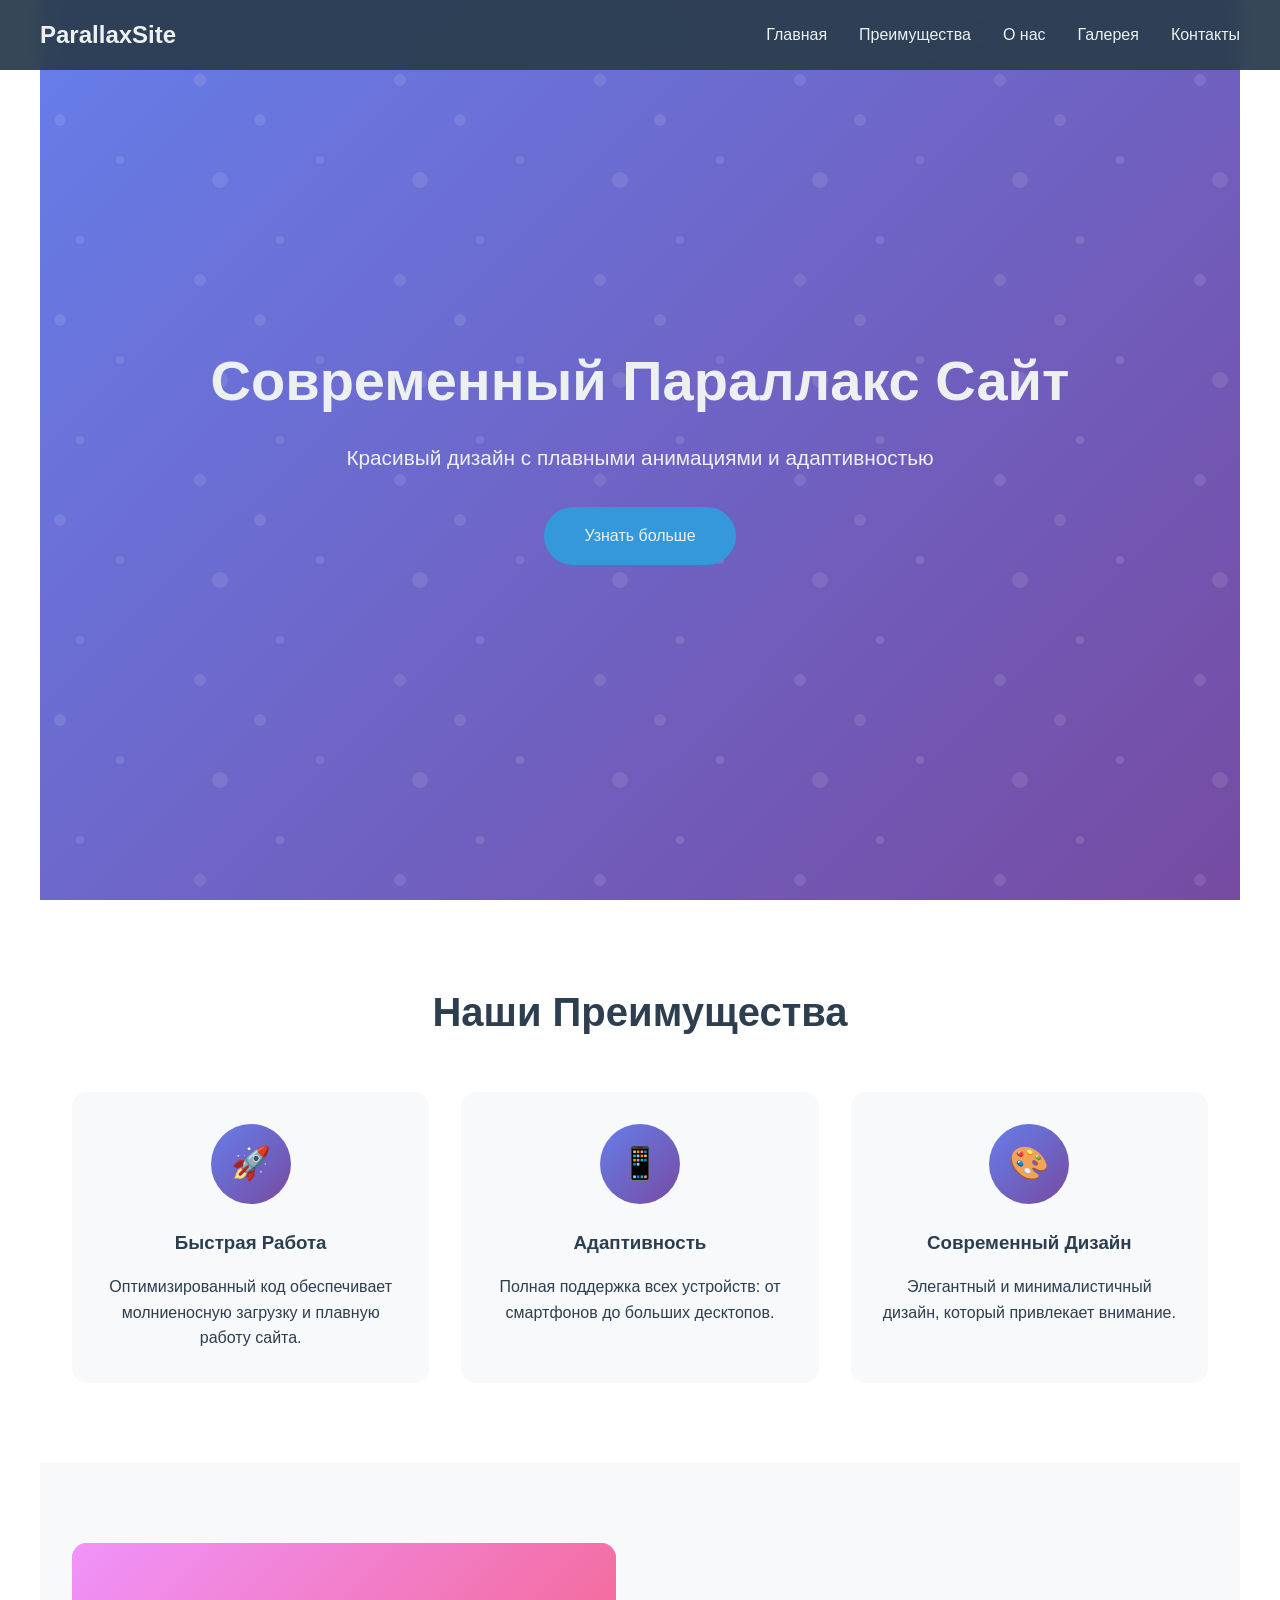
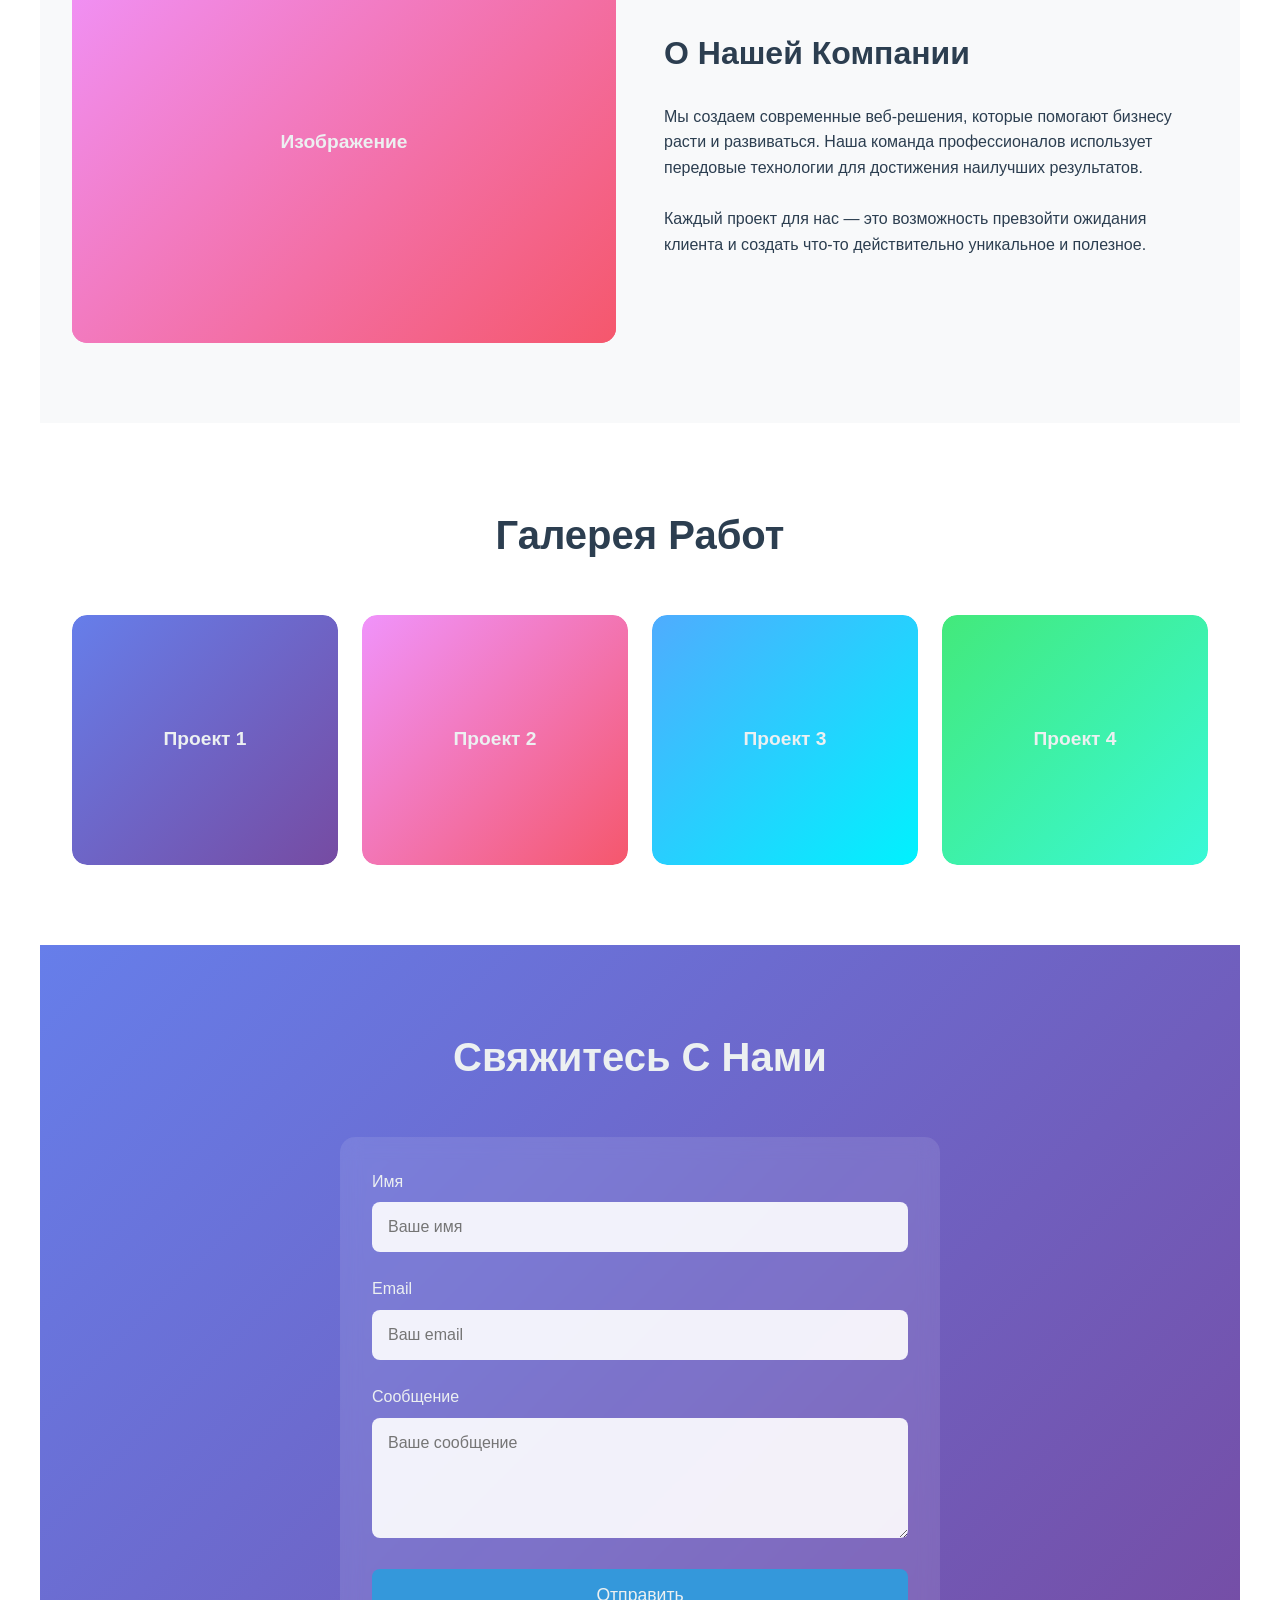
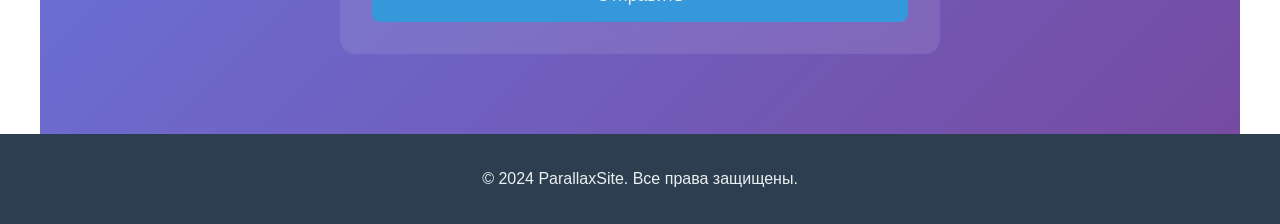
<file: index.html>
<!DOCTYPE html>
<html lang="ru">
<head>
    <meta charset="UTF-8">
    <meta name="viewport" content="width=device-width, initial-scale=1.0">
    <title>Modern Parallax Landing</title>
    <style>
        * {
            margin: 0;
            padding: 0;
            box-sizing: border-box;
        }

        :root {
            --primary-color: #2c3e50;
            --accent-color: #3498db;
            --text-light: #ecf0f1;
            --text-dark: #2c3e50;
            --bg-light: #ffffff;
            --bg-gray: #f8f9fa;
        }

        body {
            font-family: 'Segoe UI', Tahoma, Geneva, Verdana, sans-serif;
            line-height: 1.6;
            color: var(--text-dark);
            overflow-x: hidden;
        }

        /* Navigation */
        .navbar {
            position: fixed;
            top: 0;
            width: 100%;
            background: rgba(44, 62, 80, 0.95);
            backdrop-filter: blur(10px);
            z-index: 1000;
            padding: 1rem 2rem;
            transition: all 0.3s ease;
        }

        .navbar.scrolled {
            padding: 0.5rem 2rem;
            box-shadow: 0 2px 10px rgba(0,0,0,0.1);
        }

        .nav-container {
            max-width: 1200px;
            margin: 0 auto;
            display: flex;
            justify-content: space-between;
            align-items: center;
        }

        .logo {
            font-size: 1.5rem;
            font-weight: bold;
            color: var(--text-light);
            text-decoration: none;
        }

        .nav-menu {
            display: flex;
            list-style: none;
            gap: 2rem;
        }

        .nav-menu a {
            color: var(--text-light);
            text-decoration: none;
            transition: color 0.3s ease;
            position: relative;
        }

        .nav-menu a::after {
            content: '';
            position: absolute;
            bottom: -5px;
            left: 0;
            width: 0;
            height: 2px;
            background: var(--accent-color);
            transition: width 0.3s ease;
        }

        .nav-menu a:hover::after {
            width: 100%;
        }

        .nav-menu a:hover {
            color: var(--accent-color);
        }

        .hamburger {
            display: none;
            flex-direction: column;
            cursor: pointer;
            gap: 5px;
        }

        .hamburger span {
            width: 25px;
            height: 3px;
            background: var(--text-light);
            transition: all 0.3s ease;
        }

        .hamburger.active span:nth-child(1) {
            transform: rotate(45deg) translate(5px, 5px);
        }

        .hamburger.active span:nth-child(2) {
            opacity: 0;
        }

        .hamburger.active span:nth-child(3) {
            transform: rotate(-45deg) translate(7px, -6px);
        }

        /* Hero Section with Parallax */
        .hero {
            height: 100vh;
            display: flex;
            align-items: center;
            justify-content: center;
            position: relative;
            overflow: hidden;
            background: linear-gradient(135deg, #667eea 0%, #764ba2 100%);
        }

        .parallax-bg {
            position: absolute;
            top: 0;
            left: 0;
            width: 100%;
            height: 120%;
            background: url('data:image/svg+xml,<svg xmlns="http://www.w3.org/2000/svg" viewBox="0 0 100 100"><circle cx="20" cy="20" r="2" fill="rgba(255,255,255,0.1)"/><circle cx="80" cy="40" r="3" fill="rgba(255,255,255,0.1)"/><circle cx="40" cy="80" r="2" fill="rgba(255,255,255,0.1)"/><circle cx="90" cy="90" r="4" fill="rgba(255,255,255,0.1)"/><circle cx="10" cy="60" r="3" fill="rgba(255,255,255,0.1)"/></svg>');
            background-size: 200px 200px;
            will-change: transform;
        }

        .hero-content {
            text-align: center;
            color: var(--text-light);
            z-index: 1;
            padding: 2rem;
        }

        .hero h1 {
            font-size: 3.5rem;
            margin-bottom: 1rem;
            opacity: 0;
            transform: translateY(30px);
            animation: fadeInUp 1s ease forwards;
        }

        .hero p {
            font-size: 1.3rem;
            margin-bottom: 2rem;
            opacity: 0;
            transform: translateY(30px);
            animation: fadeInUp 1s ease 0.3s forwards;
        }

        .btn {
            display: inline-block;
            padding: 1rem 2.5rem;
            background: var(--accent-color);
            color: var(--text-light);
            text-decoration: none;
            border-radius: 50px;
            transition: all 0.3s ease;
            opacity: 0;
            transform: translateY(30px);
            animation: fadeInUp 1s ease 0.6s forwards;
        }

        .btn:hover {
            background: #2980b9;
            transform: translateY(-3px);
            box-shadow: 0 10px 20px rgba(0,0,0,0.2);
        }

        @keyframes fadeInUp {
            to {
                opacity: 1;
                transform: translateY(0);
            }
        }

        /* Sections */
        section {
            padding: 5rem 2rem;
            max-width: 1200px;
            margin: 0 auto;
        }

        .section-title {
            text-align: center;
            font-size: 2.5rem;
            margin-bottom: 3rem;
            color: var(--primary-color);
        }

        /* Features Section */
        .features {
            background: var(--bg-light);
        }

        .features-grid {
            display: grid;
            grid-template-columns: repeat(auto-fit, minmax(300px, 1fr));
            gap: 2rem;
        }

        .feature-card {
            background: var(--bg-gray);
            padding: 2rem;
            border-radius: 15px;
            text-align: center;
            transition: all 0.3s ease;
            opacity: 0;
            transform: translateY(50px);
        }

        .feature-card.visible {
            opacity: 1;
            transform: translateY(0);
        }

        .feature-card:hover {
            transform: translateY(-10px);
            box-shadow: 0 20px 40px rgba(0,0,0,0.1);
        }

        .feature-icon {
            width: 80px;
            height: 80px;
            background: linear-gradient(135deg, #667eea 0%, #764ba2 100%);
            border-radius: 50%;
            margin: 0 auto 1.5rem;
            display: flex;
            align-items: center;
            justify-content: center;
            font-size: 2rem;
            color: var(--text-light);
        }

        .feature-card h3 {
            margin-bottom: 1rem;
            color: var(--primary-color);
        }

        /* About Section */
        .about {
            background: var(--bg-gray);
        }

        .about-content {
            display: grid;
            grid-template-columns: 1fr 1fr;
            gap: 3rem;
            align-items: center;
        }

        .about-image {
            width: 100%;
            height: 400px;
            background: linear-gradient(135deg, #f093fb 0%, #f5576c 100%);
            border-radius: 15px;
            opacity: 0;
            transform: translateX(-50px);
            transition: all 0.8s ease;
        }

        .about-image.visible {
            opacity: 1;
            transform: translateX(0);
        }

        .about-text {
            opacity: 0;
            transform: translateX(50px);
            transition: all 0.8s ease;
        }

        .about-text.visible {
            opacity: 1;
            transform: translateX(0);
        }

        .about-text h2 {
            font-size: 2rem;
            margin-bottom: 1.5rem;
            color: var(--primary-color);
        }

        /* Gallery Section */
        .gallery {
            background: var(--bg-light);
        }

        .gallery-grid {
            display: grid;
            grid-template-columns: repeat(auto-fit, minmax(250px, 1fr));
            gap: 1.5rem;
        }

        .gallery-item {
            height: 250px;
            border-radius: 15px;
            overflow: hidden;
            position: relative;
            opacity: 0;
            transform: scale(0.8);
            transition: all 0.6s ease;
        }

        .gallery-item.visible {
            opacity: 1;
            transform: scale(1);
        }

        .gallery-item img {
            width: 100%;
            height: 100%;
            object-fit: cover;
            transition: transform 0.5s ease;
        }

        .gallery-item:hover img {
            transform: scale(1.1);
        }

        .gallery-placeholder {
            width: 100%;
            height: 100%;
            display: flex;
            align-items: center;
            justify-content: center;
            font-size: 1.2rem;
            color: var(--text-light);
            font-weight: bold;
        }

        /* Contact Section */
        .contact {
            background: linear-gradient(135deg, #667eea 0%, #764ba2 100%);
            color: var(--text-light);
        }

        .contact .section-title {
            color: var(--text-light);
        }

        .contact-form {
            max-width: 600px;
            margin: 0 auto;
            background: rgba(255,255,255,0.1);
            padding: 2rem;
            border-radius: 15px;
            backdrop-filter: blur(10px);
            opacity: 0;
            transform: translateY(50px);
            transition: all 0.8s ease;
        }

        .contact-form.visible {
            opacity: 1;
            transform: translateY(0);
        }

        .form-group {
            margin-bottom: 1.5rem;
        }

        .form-group label {
            display: block;
            margin-bottom: 0.5rem;
        }

        .form-group input,
        .form-group textarea {
            width: 100%;
            padding: 1rem;
            border: none;
            border-radius: 8px;
            background: rgba(255,255,255,0.9);
            font-size: 1rem;
            font-family: inherit;
        }

        .form-group textarea {
            resize: vertical;
            min-height: 120px;
        }

        .submit-btn {
            width: 100%;
            padding: 1rem;
            background: var(--accent-color);
            color: var(--text-light);
            border: none;
            border-radius: 8px;
            font-size: 1.1rem;
            cursor: pointer;
            transition: all 0.3s ease;
        }

        .submit-btn:hover {
            background: #2980b9;
            transform: translateY(-2px);
        }

        /* Footer */
        footer {
            background: var(--primary-color);
            color: var(--text-light);
            text-align: center;
            padding: 2rem;
        }

        /* Mobile Responsive */
        @media (max-width: 768px) {
            .hamburger {
                display: flex;
            }

            .nav-menu {
                position: fixed;
                top: 70px;
                right: -100%;
                width: 100%;
                height: calc(100vh - 70px);
                background: rgba(44, 62, 80, 0.98);
                flex-direction: column;
                align-items: center;
                justify-content: center;
                gap: 2rem;
                transition: right 0.3s ease;
            }

            .nav-menu.active {
                right: 0;
            }

            .hero h1 {
                font-size: 2.5rem;
            }

            .hero p {
                font-size: 1.1rem;
            }

            .about-content {
                grid-template-columns: 1fr;
            }

            .section-title {
                font-size: 2rem;
            }
        }

        /* Smooth scroll */
        html {
            scroll-behavior: smooth;
        }
    </style>
</head>
<body>
    <!-- Navigation -->
    <nav class="navbar">
        <div class="nav-container">
            <a href="#" class="logo">ParallaxSite</a>
            <ul class="nav-menu">
                <li><a href="#home">Главная</a></li>
                <li><a href="#features">Преимущества</a></li>
                <li><a href="#about">О нас</a></li>
                <li><a href="#gallery">Галерея</a></li>
                <li><a href="#contact">Контакты</a></li>
            </ul>
            <div class="hamburger">
                <span></span>
                <span></span>
                <span></span>
            </div>
        </div>
    </nav>

    <!-- Hero Section -->
    <section class="hero" id="home">
        <div class="parallax-bg" data-speed="0.5"></div>
        <div class="hero-content">
            <h1>Современный Параллакс Сайт</h1>
            <p>Красивый дизайн с плавными анимациями и адаптивностью</p>
            <a href="#features" class="btn">Узнать больше</a>
        </div>
    </section>

    <!-- Features Section -->
    <section class="features" id="features">
        <h2 class="section-title">Наши Преимущества</h2>
        <div class="features-grid">
            <div class="feature-card">
                <div class="feature-icon">🚀</div>
                <h3>Быстрая Работа</h3>
                <p>Оптимизированный код обеспечивает молниеносную загрузку и плавную работу сайта.</p>
            </div>
            <div class="feature-card">
                <div class="feature-icon">📱</div>
                <h3>Адаптивность</h3>
                <p>Полная поддержка всех устройств: от смартфонов до больших десктопов.</p>
            </div>
            <div class="feature-card">
                <div class="feature-icon">🎨</div>
                <h3>Современный Дизайн</h3>
                <p>Элегантный и минималистичный дизайн, который привлекает внимание.</p>
            </div>
        </div>
    </section>

    <!-- About Section -->
    <section class="about" id="about">
        <div class="about-content">
            <div class="about-image">
                <div class="gallery-placeholder" style="height: 100%; background: linear-gradient(135deg, #f093fb 0%, #f5576c 100%); border-radius: 15px;">Изображение</div>
            </div>
            <div class="about-text">
                <h2>О Нашей Компании</h2>
                <p>Мы создаем современные веб-решения, которые помогают бизнесу расти и развиваться. Наша команда профессионалов использует передовые технологии для достижения наилучших результатов.</p>
                <br>
                <p>Каждый проект для нас — это возможность превзойти ожидания клиента и создать что-то действительно уникальное и полезное.</p>
            </div>
        </div>
    </section>

    <!-- Gallery Section -->
    <section class="gallery" id="gallery">
        <h2 class="section-title">Галерея Работ</h2>
        <div class="gallery-grid">
            <div class="gallery-item">
                <div class="gallery-placeholder" style="background: linear-gradient(135deg, #667eea 0%, #764ba2 100%); height: 100%; border-radius: 15px;">Проект 1</div>
            </div>
            <div class="gallery-item">
                <div class="gallery-placeholder" style="background: linear-gradient(135deg, #f093fb 0%, #f5576c 100%); height: 100%; border-radius: 15px;">Проект 2</div>
            </div>
            <div class="gallery-item">
                <div class="gallery-placeholder" style="background: linear-gradient(135deg, #4facfe 0%, #00f2fe 100%); height: 100%; border-radius: 15px;">Проект 3</div>
            </div>
            <div class="gallery-item">
                <div class="gallery-placeholder" style="background: linear-gradient(135deg, #43e97b 0%, #38f9d7 100%); height: 100%; border-radius: 15px;">Проект 4</div>
            </div>
        </div>
    </section>

    <!-- Contact Section -->
    <section class="contact" id="contact">
        <h2 class="section-title">Свяжитесь С Нами</h2>
        <form class="contact-form">
            <div class="form-group">
                <label for="name">Имя</label>
                <input type="text" id="name" placeholder="Ваше имя">
            </div>
            <div class="form-group">
                <label for="email">Email</label>
                <input type="email" id="email" placeholder="Ваш email">
            </div>
            <div class="form-group">
                <label for="message">Сообщение</label>
                <textarea id="message" placeholder="Ваше сообщение"></textarea>
            </div>
            <button type="submit" class="submit-btn">Отправить</button>
        </form>
    </section>

    <!-- Footer -->
    <footer>
        <p>&copy; 2024 ParallaxSite. Все права защищены.</p>
    </footer>

    <script>
        // Mobile Menu Toggle
        const hamburger = document.querySelector('.hamburger');
        const navMenu = document.querySelector('.nav-menu');
        const navLinks = document.querySelectorAll('.nav-menu a');

        hamburger.addEventListener('click', () => {
            hamburger.classList.toggle('active');
            navMenu.classList.toggle('active');
        });

        // Close menu when clicking on a link
        navLinks.forEach(link => {
            link.addEventListener('click', () => {
                hamburger.classList.remove('active');
                navMenu.classList.remove('active');
            });
        });

        // Close menu when clicking outside
        document.addEventListener('click', (e) => {
            if (!hamburger.contains(e.target) && !navMenu.contains(e.target)) {
                hamburger.classList.remove('active');
                navMenu.classList.remove('active');
            }
        });

        // Navbar scroll effect
        window.addEventListener('scroll', () => {
            const navbar = document.querySelector('.navbar');
            if (window.scrollY > 50) {
                navbar.classList.add('scrolled');
            } else {
                navbar.classList.remove('scrolled');
            }
        });

        // Smooth Parallax Effect
        const parallaxBg = document.querySelector('.parallax-bg');
        
        window.addEventListener('scroll', () => {
            const scrolled = window.pageYOffset;
            const parallaxSpeed = parallaxBg.getAttribute('data-speed');
            parallaxBg.style.transform = `translateY(${scrolled * parallaxSpeed}px)`;
        });

        // Intersection Observer for Animations
        const observerOptions = {
            threshold: 0.2,
            rootMargin: '0px'
        };

        const observer = new IntersectionObserver((entries) => {
            entries.forEach(entry => {
                if (entry.isIntersecting) {
                    entry.target.classList.add('visible');
                    
                    // Add staggered animation for feature cards
                    if (entry.target.classList.contains('feature-card')) {
                        const index = Array.from(entry.target.parentElement.children).indexOf(entry.target);
                        entry.target.style.transitionDelay = `${index * 0.1}s`;
                    }
                    
                    // Add staggered animation for gallery items
                    if (entry.target.classList.contains('gallery-item')) {
                        const index = Array.from(entry.target.parentElement.children).indexOf(entry.target);
                        entry.target.style.transitionDelay = `${index * 0.1}s`;
                    }
                }
            });
        }, observerOptions);

        // Observe all animatable elements
        const animatedElements = document.querySelectorAll('.feature-card, .about-image, .about-text, .gallery-item, .contact-form');
        animatedElements.forEach(el => observer.observe(el));

        // Form submission handler (prevent default for demo)
        const contactForm = document.querySelector('.contact-form');
        contactForm.addEventListener('submit', (e) => {
            e.preventDefault();
            alert('Спасибо за ваше сообщение! Мы свяжемся с вами в ближайшее время.');
            contactForm.reset();
        });

        // Smooth scroll for anchor links
        document.querySelectorAll('a[href^="#"]').forEach(anchor => {
            anchor.addEventListener('click', function (e) {
                e.preventDefault();
                const target = document.querySelector(this.getAttribute('href'));
                if (target) {
                    target.scrollIntoView({
                        behavior: 'smooth',
                        block: 'start'
                    });
                }
            });
        });
    </script>
</body>
</html>
</file>
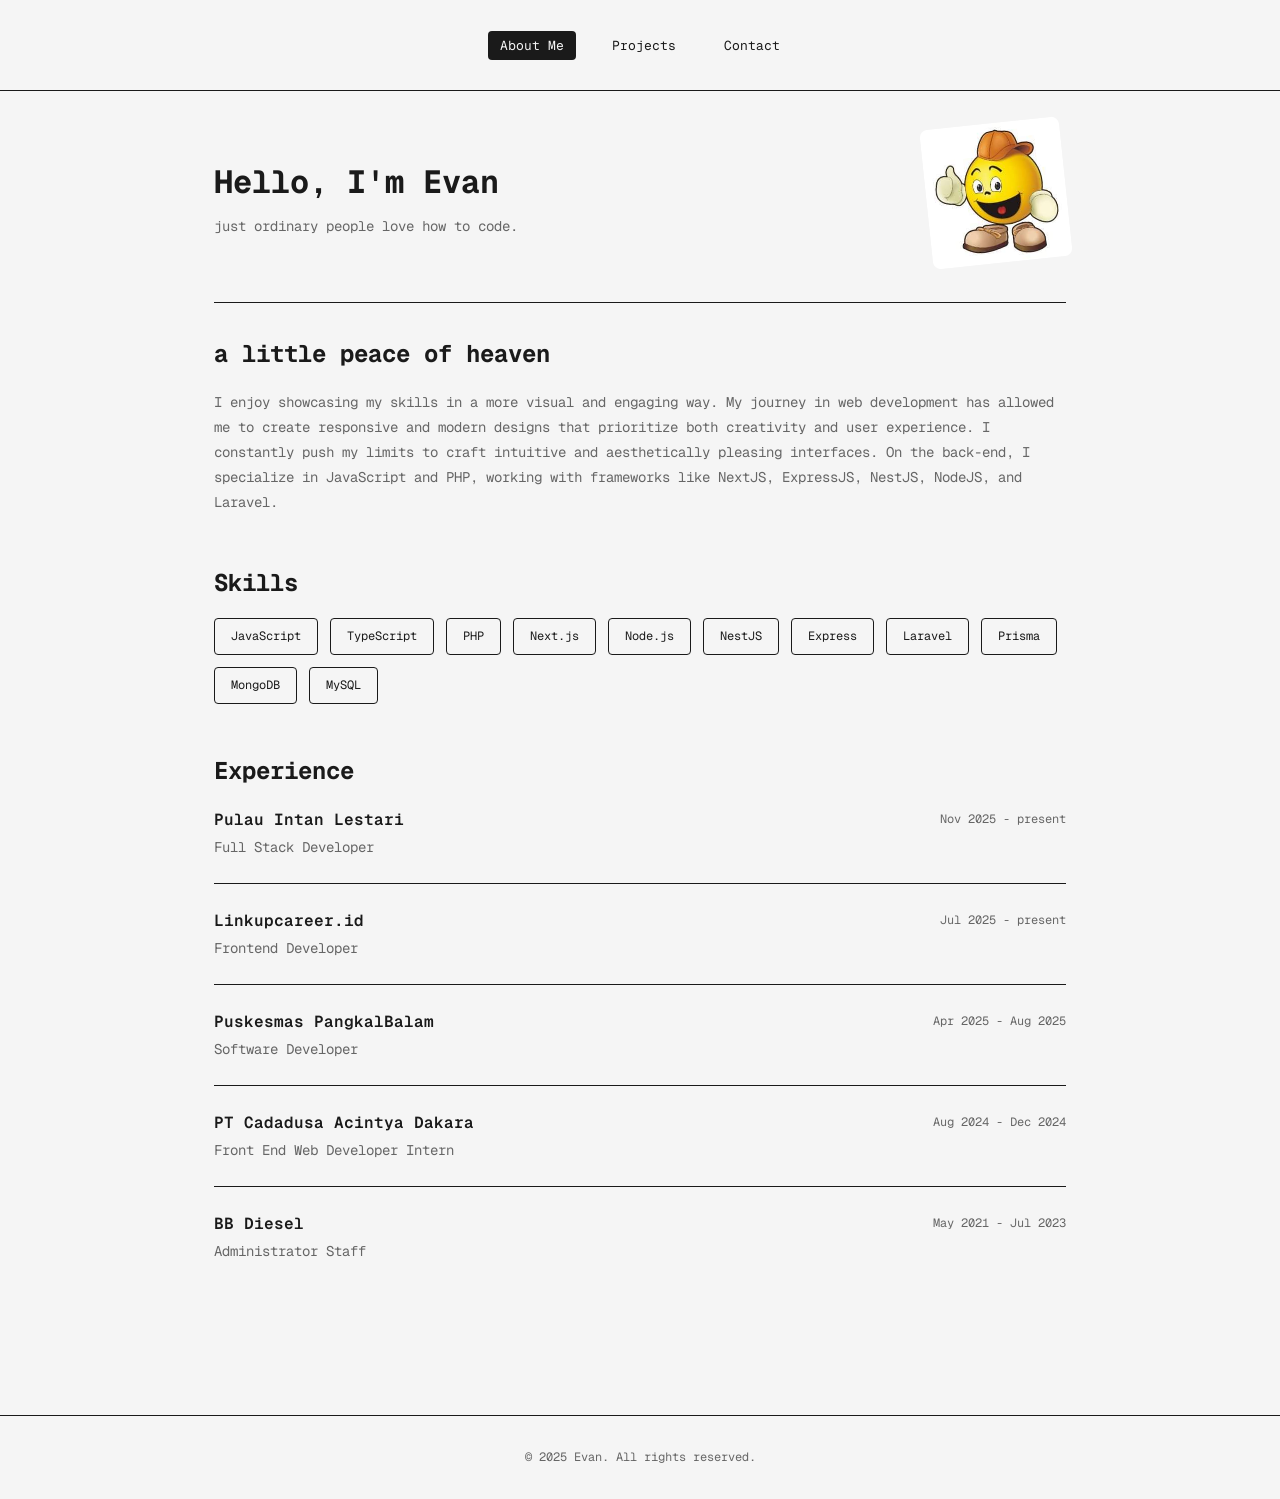
<file: porto-1/index.html>
<!DOCTYPE html>
<html lang="en">
<head>
    <meta charset="UTF-8">
    <meta name="viewport" content="width=device-width, initial-scale=1.0">
    <title>Evan Stefanus | Portfolio</title>
    <link rel="stylesheet" href="styles.css">
    <link rel="preconnect" href="https://fonts.googleapis.com">
    <link rel="preconnect" href="https://fonts.gstatic.com" crossorigin>
    <link href="https://fonts.googleapis.com/css2?family=Geist+Mono:wght@400&display=swap" rel="stylesheet">
</head>
<body>
    <nav class="navbar">
        <div class="container">
            <button class="menu-toggle" aria-label="Toggle menu">
                <span></span>
                <span></span>
                <span></span>
            </button>
            <ul class="nav-menu">
                <li><a href="index.html" class="nav-link active">About Me</a></li>
                <li><a href="projects.html" class="nav-link">Projects</a></li>
                <li><a href="contact.html" class="nav-link">Contact</a></li>
            </ul>
        </div>
    </nav>

    <script>
        const menuToggle = document.querySelector('.menu-toggle');
        const navMenu = document.querySelector('.nav-menu');

        menuToggle.addEventListener('click', () => {
            menuToggle.classList.toggle('active');
            navMenu.classList.toggle('active');
        });

        // Close menu when clicking on a link
        document.querySelectorAll('.nav-link').forEach(link => {
            link.addEventListener('click', () => {
                menuToggle.classList.remove('active');
                navMenu.classList.remove('active');
            });
        });
    </script>

    <main class="container">
        <section class="hero">
            <div class="hero-content">
                <h1 class="hero-title">Hello, I'm Evan</h1>
                <p class="hero-subtitle">just ordinary people love how to code.</p>
            </div>
            <div class="hero-image">
                <img src="../porto-example/public/467lxb.jpg" alt="Evan Stefanus" class="profile-img">
            </div>
        </section>

        <section class="about">
            <h2 class="section-title">a little peace of heaven</h2>
            <p class="section-text">
                I enjoy showcasing my skills in a more visual and engaging way. My journey in web development 
                has allowed me to create responsive and modern designs that prioritize both creativity and 
                user experience. I constantly push my limits to craft intuitive and aesthetically pleasing interfaces.
                On the back-end, I specialize in JavaScript and PHP, working with frameworks like NextJS, 
                ExpressJS, NestJS, NodeJS, and Laravel.
            </p>
        </section>

        <section class="skills">
            <h2 class="section-title">Skills</h2>
            <div class="skills-grid">
                <span class="skill-tag">JavaScript</span>
                <span class="skill-tag">TypeScript</span>
                <span class="skill-tag">PHP</span>
                <span class="skill-tag">Next.js</span>
                <span class="skill-tag">Node.js</span>
                <span class="skill-tag">NestJS</span>
                <span class="skill-tag">Express</span>
                <span class="skill-tag">Laravel</span>
                <span class="skill-tag">Prisma</span>
                <span class="skill-tag">MongoDB</span>
                <span class="skill-tag">MySQL</span>
            </div>
        </section>

        <section class="experience">
            <h2 class="section-title">Experience</h2>
            <div class="experience-list">
                <div class="experience-item">
                    <div class="experience-header">
                        <h3 class="experience-company">Pulau Intan Lestari</h3>
                        <span class="experience-date">Nov 2025 - present</span>
                    </div>
                    <p class="experience-role">Full Stack Developer</p>
                </div>
                <div class="experience-item">
                    <div class="experience-header">
                        <h3 class="experience-company">Linkupcareer.id</h3>
                        <span class="experience-date">Jul 2025 - present</span>
                    </div>
                    <p class="experience-role">Frontend Developer</p>
                </div>
                <div class="experience-item">
                    <div class="experience-header">
                        <h3 class="experience-company">Puskesmas PangkalBalam</h3>
                        <span class="experience-date">Apr 2025 - Aug 2025</span>
                    </div>
                    <p class="experience-role">Software Developer</p>
                </div>
                <div class="experience-item">
                    <div class="experience-header">
                        <h3 class="experience-company">PT Cadadusa Acintya Dakara</h3>
                        <span class="experience-date">Aug 2024 - Dec 2024</span>
                    </div>
                    <p class="experience-role">Front End Web Developer Intern</p>
                </div>
                <div class="experience-item">
                    <div class="experience-header">
                        <h3 class="experience-company">BB Diesel</h3>
                        <span class="experience-date">May 2021 - Jul 2023</span>
                    </div>
                    <p class="experience-role">Administrator Staff</p>
                </div>
            </div>
        </section>
    </main>

    <footer class="footer">
        <p>&copy; 2025 Evan. All rights reserved.</p>
    </footer>
</body>
</html>
</file>
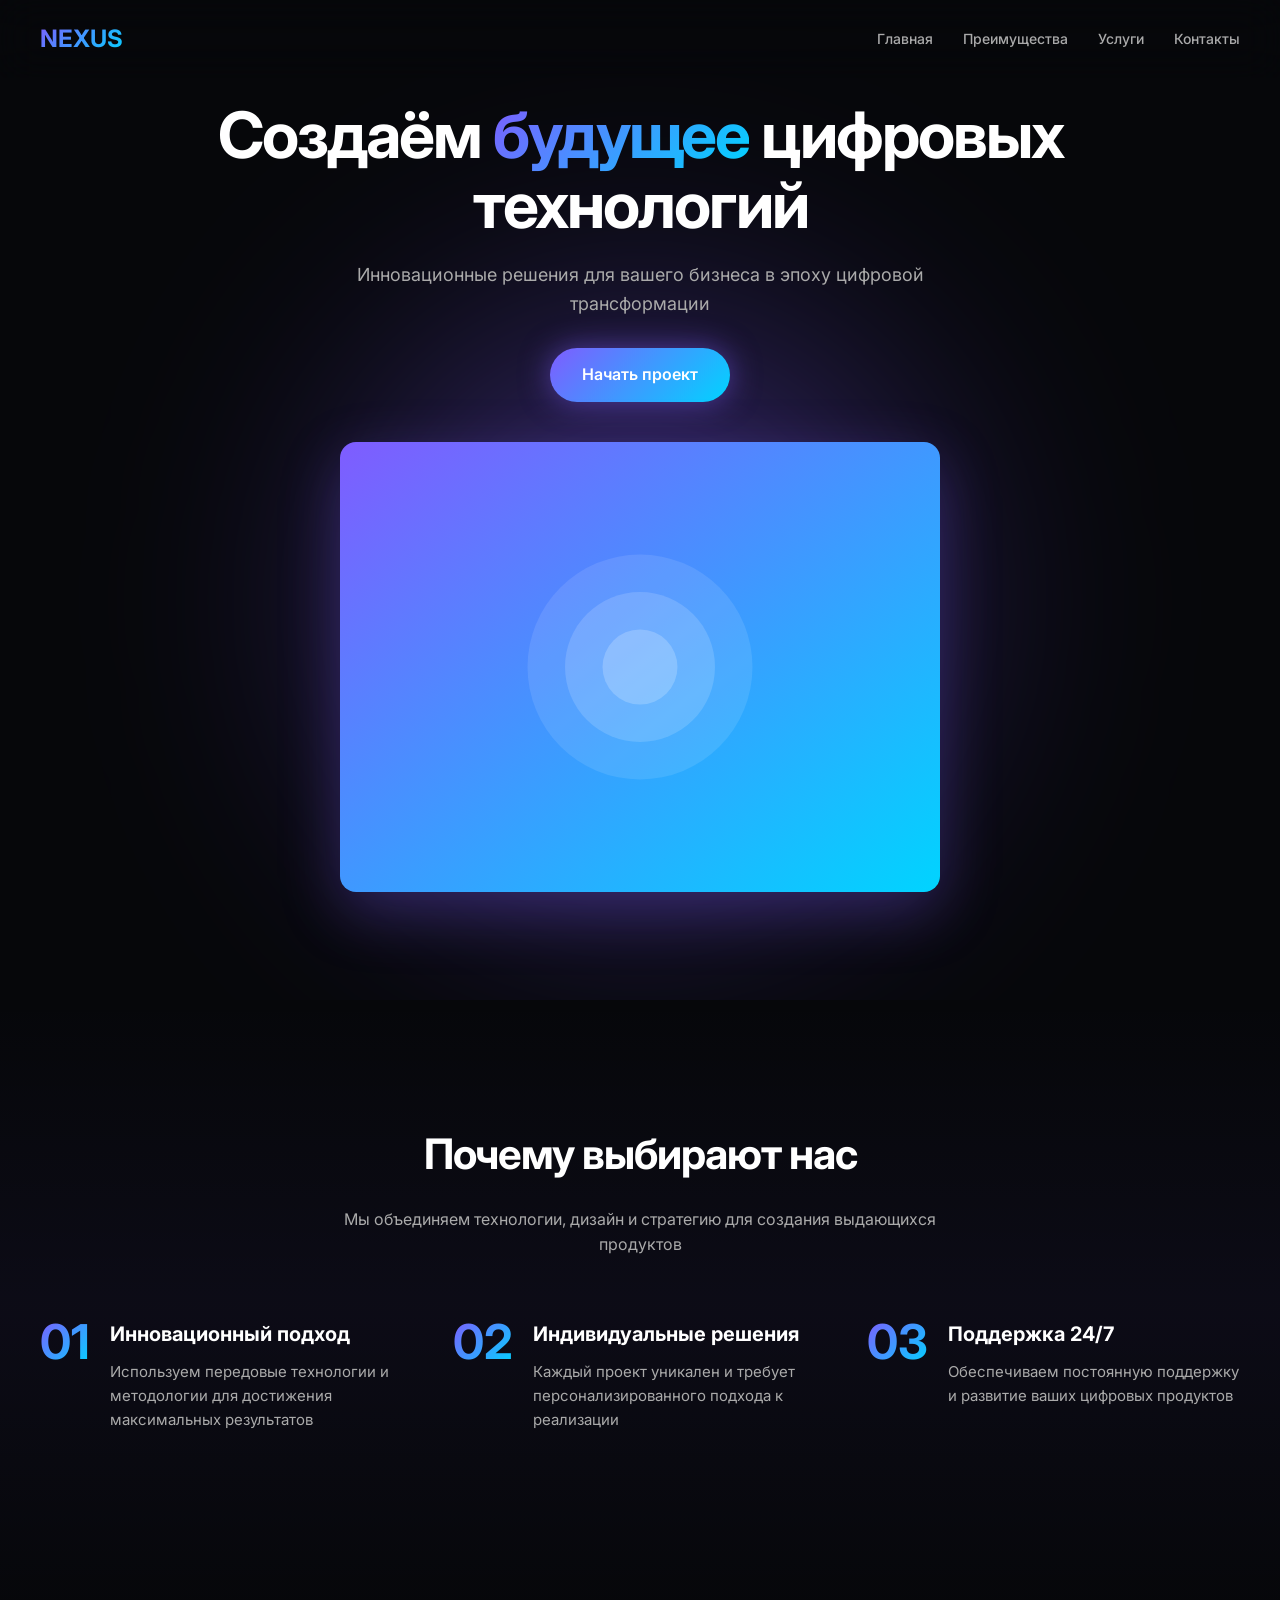
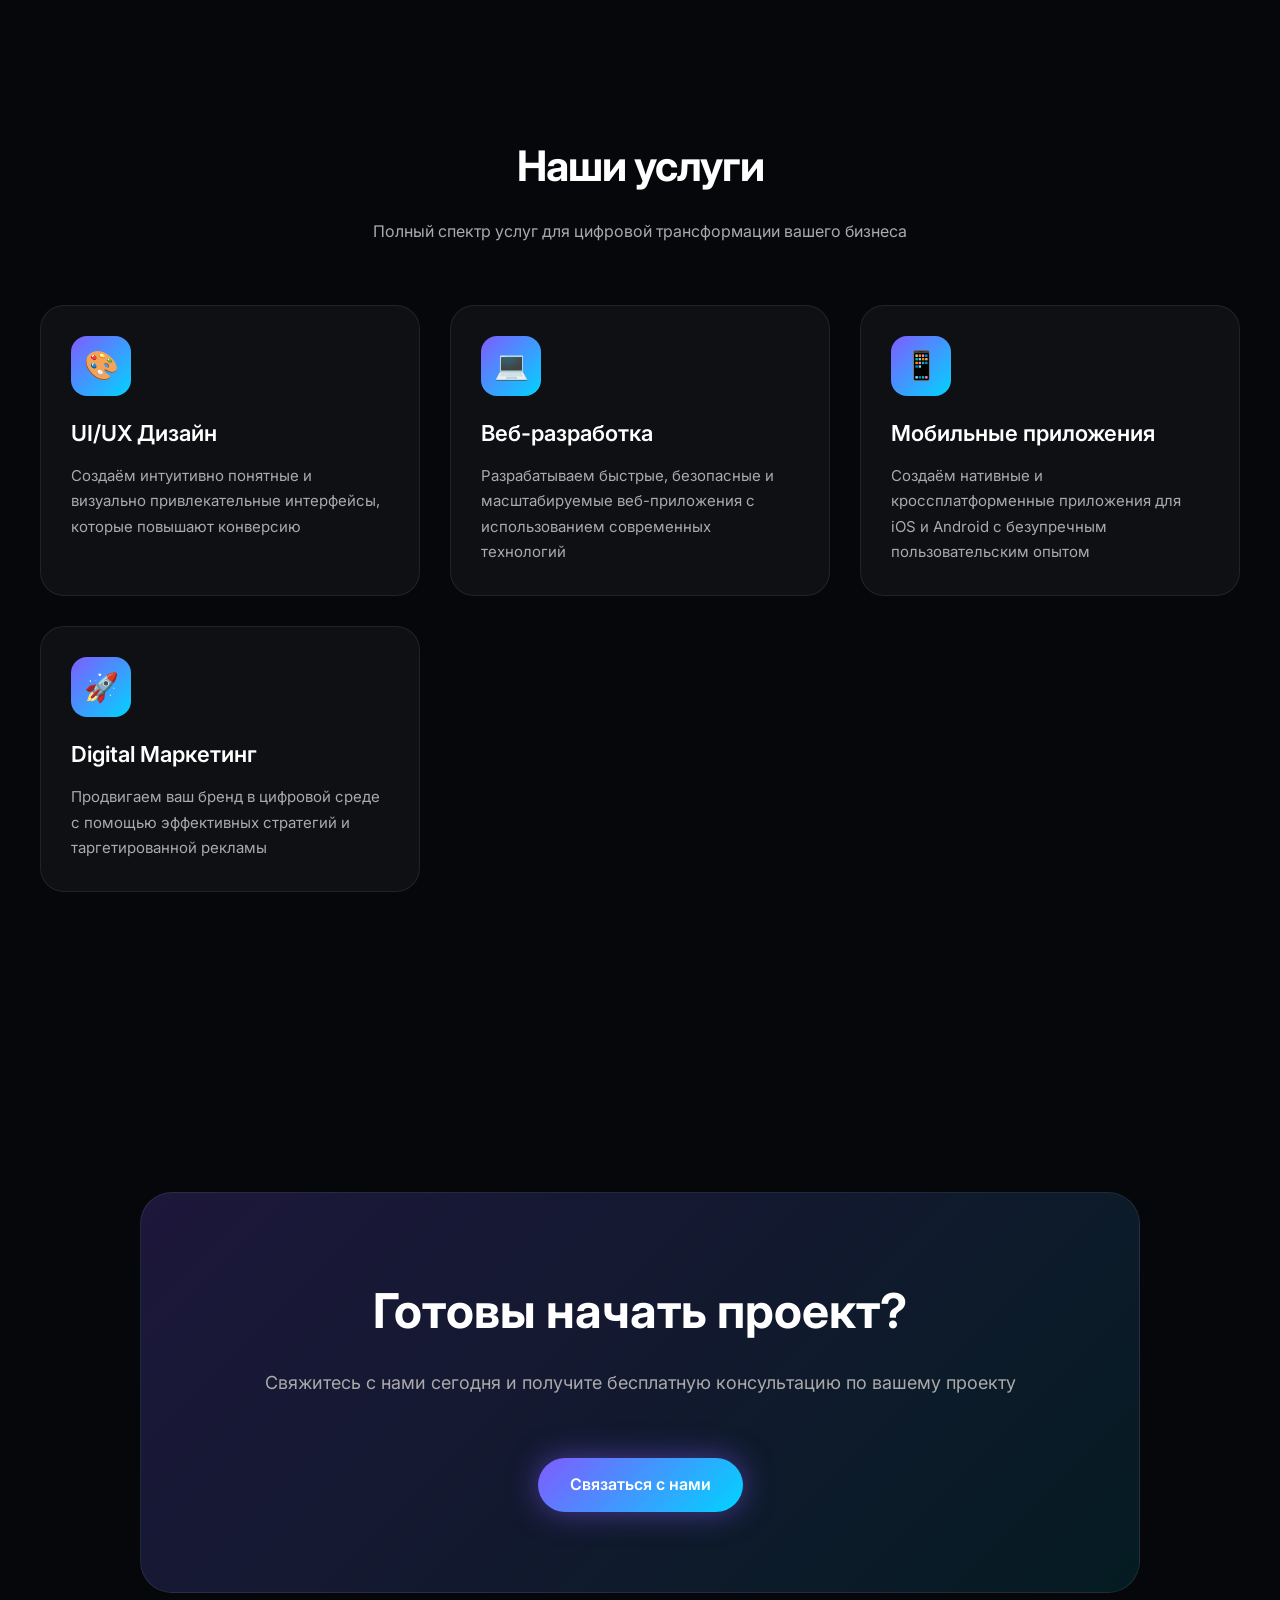
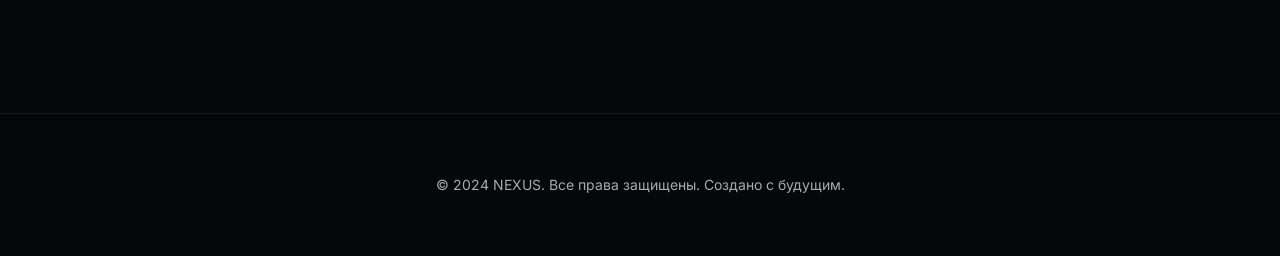
<file: index-modern.html>
<!DOCTYPE html>
<html lang="ru">
<head>
  <meta charset="UTF-8">
  <meta name="viewport" content="width=device-width, initial-scale=1.0">
  <title>Modern Ultra Design</title>
  <link href="https://fonts.googleapis.com/css2?family=Inter:wght@300;400;600;700&display=swap" rel="stylesheet">
  <style>
    :root{
      --bg:#06070a;
      --card:rgba(255,255,255,0.04);
      --border:rgba(255,255,255,0.08);
      --primary:#7f5cff;
      --secondary:#00d4ff;
      --text:#ffffff;
      --text-muted:#aaaaaa;
    }

    *{margin:0;padding:0;box-sizing:border-box;font-family:'Inter',sans-serif;}

    html{scroll-behavior:smooth;}

    body{
      background:var(--bg);
      color:var(--text);
      overflow-x:hidden;
      line-height:1.6;
    }

    /* NAVBAR */
    .navbar{
      position:fixed;
      width:100%;
      padding:20px 40px;
      display:flex;
      justify-content:space-between;
      align-items:center;
      backdrop-filter:blur(20px);
      z-index:1000;
      transition:all .3s ease;
    }

    .navbar.scrolled{
      background:rgba(6,7,10,0.9);
      box-shadow:0 4px 30px rgba(0,0,0,0.3);
    }

    .logo{
      font-size:24px;
      font-weight:700;
      background:linear-gradient(135deg,var(--primary),var(--secondary));
      -webkit-background-clip:text;
      -webkit-text-fill-color:transparent;
      background-clip:text;
    }

    .menu{
      display:flex;
      gap:30px;
    }

    .menu a{
      color:var(--text-muted);
      text-decoration:none;
      font-size:14px;
      font-weight:500;
      transition:color .3s;
      position:relative;
    }

    .menu a:hover{
      color:var(--text);
    }

    .menu a::after{
      content:'';
      position:absolute;
      bottom:-5px;
      left:0;
      width:0;
      height:2px;
      background:linear-gradient(135deg,var(--primary),var(--secondary));
      transition:width .3s;
    }

    .menu a:hover::after{
      width:100%;
    }

    .burger{
      display:none;
      flex-direction:column;
      cursor:pointer;
      gap:5px;
    }

    .burger span{
      width:25px;
      height:2px;
      background:var(--text);
      transition:all .3s;
    }

    /* HERO */
    .hero{
      min-height:100vh;
      display:flex;
      flex-direction:column;
      justify-content:center;
      align-items:center;
      text-align:center;
      position:relative;
      overflow:hidden;
      padding:100px 20px;
    }

    /* BACKGROUND GLOW */
    .glow{
      position:absolute;
      width:800px;
      height:800px;
      background:radial-gradient(circle,var(--primary),transparent 70%);
      filter:blur(120px);
      top:20%;
      left:50%;
      transform:translateX(-50%);
      z-index:-1;
      opacity:0.6;
      animation:pulse 8s ease-in-out infinite;
    }

    @keyframes pulse{
      0%,100%{opacity:0.6;transform:translateX(-50%) scale(1);}
      50%{opacity:0.8;transform:translateX(-50%) scale(1.1);}
    }

    /* PARALLAX IMAGE */
    .hero-img{
      width:600px;
      margin-top:40px;
      transition:transform .1s ease-out;
      will-change:transform;
    }

    .hero-img img{
      width:100%;
      border-radius:16px;
      box-shadow:0 20px 60px rgba(127,92,255,0.3);
    }

    /* TEXT */
    .hero h1{
      font-size:64px;
      max-width:900px;
      line-height:1.1;
      font-weight:700;
      letter-spacing:-2px;
    }

    .hero h1 span{
      background:linear-gradient(135deg,var(--primary),var(--secondary));
      -webkit-background-clip:text;
      -webkit-text-fill-color:transparent;
      background-clip:text;
    }

    .hero p{
      margin-top:20px;
      color:var(--text-muted);
      font-size:18px;
      max-width:600px;
    }

    /* BUTTON */
    .btn{
      margin-top:30px;
      padding:14px 32px;
      border-radius:40px;
      border:none;
      background:linear-gradient(135deg,var(--primary),var(--secondary));
      color:white;
      font-weight:600;
      font-size:16px;
      cursor:pointer;
      box-shadow:0 0 30px rgba(127,92,255,0.5);
      transition:all .3s ease;
      text-decoration:none;
      display:inline-block;
    }

    .btn:hover{
      transform:scale(1.05);
      box-shadow:0 0 50px rgba(127,92,255,0.8);
    }

    /* SECTION */
    section{
      padding:120px 20px;
      text-align:center;
    }

    .section-title{
      font-size:42px;
      font-weight:700;
      margin-bottom:20px;
      letter-spacing:-1px;
    }

    .section-subtitle{
      color:var(--text-muted);
      max-width:600px;
      margin:0 auto;
    }

    /* CARDS */
    .grid{
      display:grid;
      grid-template-columns:repeat(auto-fit,minmax(280px,1fr));
      gap:30px;
      max-width:1200px;
      margin:60px auto;
    }

    .card{
      background:var(--card);
      border:1px solid var(--border);
      border-radius:24px;
      padding:30px;
      transition:all .4s cubic-bezier(0.175, 0.885, 0.32, 1.275);
      text-align:left;
      position:relative;
      overflow:hidden;
    }

    .card::before{
      content:'';
      position:absolute;
      top:0;
      left:0;
      width:100%;
      height:100%;
      background:linear-gradient(135deg,rgba(127,92,255,0.1),transparent);
      opacity:0;
      transition:opacity .3s;
    }

    .card:hover::before{
      opacity:1;
    }

    .card:hover{
      transform:translateY(-15px) scale(1.02);
      border-color:rgba(127,92,255,0.3);
      box-shadow:0 20px 40px rgba(0,0,0,0.4);
    }

    .card-icon{
      width:60px;
      height:60px;
      background:linear-gradient(135deg,var(--primary),var(--secondary));
      border-radius:16px;
      display:flex;
      align-items:center;
      justify-content:center;
      font-size:28px;
      margin-bottom:20px;
    }

    .card h3{
      font-size:22px;
      margin-bottom:12px;
      font-weight:600;
    }

    .card p{
      color:var(--text-muted);
      font-size:15px;
      line-height:1.7;
    }

    /* FEATURES SECTION */
    .features{
      background:linear-gradient(180deg,transparent,rgba(127,92,255,0.05),transparent);
    }

    .feature-grid{
      display:grid;
      grid-template-columns:repeat(auto-fit,minmax(300px,1fr));
      gap:40px;
      max-width:1200px;
      margin:60px auto;
    }

    .feature-item{
      display:flex;
      align-items:flex-start;
      gap:20px;
      text-align:left;
    }

    .feature-number{
      font-size:48px;
      font-weight:700;
      background:linear-gradient(135deg,var(--primary),var(--secondary));
      -webkit-background-clip:text;
      -webkit-text-fill-color:transparent;
      background-clip:text;
      line-height:1;
    }

    .feature-text h4{
      font-size:20px;
      margin-bottom:10px;
    }

    .feature-text p{
      color:var(--text-muted);
      font-size:15px;
    }

    /* CTA SECTION */
    .cta{
      position:relative;
      overflow:hidden;
    }

    .cta-box{
      background:linear-gradient(135deg,rgba(127,92,255,0.2),rgba(0,212,255,0.1));
      border:1px solid var(--border);
      border-radius:32px;
      padding:80px 40px;
      max-width:1000px;
      margin:0 auto;
      position:relative;
      z-index:1;
    }

    .cta h2{
      font-size:48px;
      margin-bottom:20px;
    }

    .cta p{
      color:var(--text-muted);
      font-size:18px;
      margin-bottom:30px;
    }

    /* ANIMATION */
    .hidden{
      opacity:0;
      transform:translateY(60px);
      transition:all 1s cubic-bezier(0.175, 0.885, 0.32, 1.275);
    }

    .show{
      opacity:1;
      transform:translateY(0);
    }

    /* FOOTER */
    footer{
      padding:60px 20px;
      text-align:center;
      border-top:1px solid var(--border);
    }

    footer p{
      color:var(--text-muted);
      font-size:14px;
    }

    /* MOBILE MENU */
    .mobile-menu{
      position:fixed;
      top:0;
      right:-100%;
      width:100%;
      height:100vh;
      background:rgba(6,7,10,0.98);
      backdrop-filter:blur(20px);
      display:flex;
      flex-direction:column;
      justify-content:center;
      align-items:center;
      gap:40px;
      transition:right .4s ease;
      z-index:999;
    }

    .mobile-menu.active{
      right:0;
    }

    .mobile-menu a{
      color:var(--text);
      text-decoration:none;
      font-size:24px;
      font-weight:600;
      transition:color .3s;
    }

    .mobile-menu a:hover{
      color:var(--primary);
    }

    .close-btn{
      position:absolute;
      top:30px;
      right:30px;
      font-size:32px;
      cursor:pointer;
      color:var(--text);
    }

    /* MOBILE */
    @media(max-width:768px){
      .navbar{padding:15px 20px;}
      .menu{display:none;}
      .burger{display:flex;}
      
      .hero h1{font-size:36px;}
      .hero-img{width:90%;}
      
      .section-title{font-size:32px;}
      .cta h2{font-size:32px;}
      .cta-box{padding:50px 20px;}
      
      .grid{grid-template-columns:1fr;}
      .feature-grid{grid-template-columns:1fr;}
    }
  </style>
</head>
<body>
  <!-- NAVBAR -->
  <nav class="navbar">
    <div class="logo">NEXUS</div>
    <div class="menu">
      <a href="#home">Главная</a>
      <a href="#features">Преимущества</a>
      <a href="#services">Услуги</a>
      <a href="#contact">Контакты</a>
    </div>
    <div class="burger" onclick="toggleMobileMenu()">
      <span></span>
      <span></span>
      <span></span>
    </div>
  </nav>

  <!-- MOBILE MENU -->
  <div class="mobile-menu" id="mobileMenu">
    <div class="close-btn" onclick="toggleMobileMenu()">&times;</div>
    <a href="#home" onclick="toggleMobileMenu()">Главная</a>
    <a href="#features" onclick="toggleMobileMenu()">Преимущества</a>
    <a href="#services" onclick="toggleMobileMenu()">Услуги</a>
    <a href="#contact" onclick="toggleMobileMenu()">Контакты</a>
  </div>

  <!-- HERO SECTION -->
  <section class="hero" id="home">
    <div class="glow"></div>
    <h1 class="hidden">Создаём <span>будущее</span> цифровых технологий</h1>
    <p class="hidden">Инновационные решения для вашего бизнеса в эпоху цифровой трансформации</p>
    <a href="#contact" class="btn hidden">Начать проект</a>
    <div class="hero-img hidden" data-parallax>
      <img src="data:image/svg+xml,%3Csvg xmlns='http://www.w3.org/2000/svg' viewBox='0 0 800 600'%3E%3Cdefs%3E%3ClinearGradient id='g1' x1='0%25' y1='0%25' x2='100%25' y2='100%25'%3E%3Cstop offset='0%25' style='stop-color:%237f5cff;stop-opacity:1' /%3E%3Cstop offset='100%25' style='stop-color:%2300d4ff;stop-opacity:1' /%3E%3C/linearGradient%3E%3C/defs%3E%3Crect fill='url(%23g1)' width='800' height='600' rx='16'/%3E%3Ccircle cx='400' cy='300' r='150' fill='rgba(255,255,255,0.1)'/%3E%3Ccircle cx='400' cy='300' r='100' fill='rgba(255,255,255,0.15)'/%3E%3Ccircle cx='400' cy='300' r='50' fill='rgba(255,255,255,0.2)'/%3E%3C/svg%3E" alt="Hero Image">
    </div>
  </section>

  <!-- FEATURES SECTION -->
  <section class="features" id="features">
    <h2 class="section-title hidden">Почему выбирают нас</h2>
    <p class="section-subtitle hidden">Мы объединяем технологии, дизайн и стратегию для создания выдающихся продуктов</p>
    
    <div class="feature-grid">
      <div class="feature-item hidden">
        <div class="feature-number">01</div>
        <div class="feature-text">
          <h4>Инновационный подход</h4>
          <p>Используем передовые технологии и методологии для достижения максимальных результатов</p>
        </div>
      </div>
      
      <div class="feature-item hidden">
        <div class="feature-number">02</div>
        <div class="feature-text">
          <h4>Индивидуальные решения</h4>
          <p>Каждый проект уникален и требует персонализированного подхода к реализации</p>
        </div>
      </div>
      
      <div class="feature-item hidden">
        <div class="feature-number">03</div>
        <div class="feature-text">
          <h4>Поддержка 24/7</h4>
          <p>Обеспечиваем постоянную поддержку и развитие ваших цифровых продуктов</p>
        </div>
      </div>
    </div>
  </section>

  <!-- SERVICES SECTION -->
  <section id="services">
    <h2 class="section-title hidden">Наши услуги</h2>
    <p class="section-subtitle hidden">Полный спектр услуг для цифровой трансформации вашего бизнеса</p>
    
    <div class="grid">
      <div class="card hidden">
        <div class="card-icon">🎨</div>
        <h3>UI/UX Дизайн</h3>
        <p>Создаём интуитивно понятные и визуально привлекательные интерфейсы, которые повышают конверсию</p>
      </div>
      
      <div class="card hidden">
        <div class="card-icon">💻</div>
        <h3>Веб-разработка</h3>
        <p>Разрабатываем быстрые, безопасные и масштабируемые веб-приложения с использованием современных технологий</p>
      </div>
      
      <div class="card hidden">
        <div class="card-icon">📱</div>
        <h3>Мобильные приложения</h3>
        <p>Создаём нативные и кроссплатформенные приложения для iOS и Android с безупречным пользовательским опытом</p>
      </div>
      
      <div class="card hidden">
        <div class="card-icon">🚀</div>
        <h3>Digital Маркетинг</h3>
        <p>Продвигаем ваш бренд в цифровой среде с помощью эффективных стратегий и таргетированной рекламы</p>
      </div>
    </div>
  </section>

  <!-- CTA SECTION -->
  <section class="cta" id="contact">
    <div class="cta-box hidden">
      <h2>Готовы начать проект?</h2>
      <p>Свяжитесь с нами сегодня и получите бесплатную консультацию по вашему проекту</p>
      <a href="mailto:hello@nexus.com" class="btn">Связаться с нами</a>
    </div>
  </section>

  <!-- FOOTER -->
  <footer>
    <p>&copy; 2024 NEXUS. Все права защищены. Создано с будущим.</p>
  </footer>

  <script>
    // SCROLL EFFECT FOR NAVBAR
    window.addEventListener('scroll', () => {
      const navbar = document.querySelector('.navbar');
      if (window.scrollY > 50) {
        navbar.classList.add('scrolled');
      } else {
        navbar.classList.remove('scrolled');
      }
    });

    // PARALLAX EFFECT
    window.addEventListener('scroll', () => {
      const parallaxElements = document.querySelectorAll('[data-parallax]');
      const scrolled = window.pageYOffset;
      
      parallaxElements.forEach(el => {
        const speed = 0.5;
        const offset = scrolled * speed;
        el.style.transform = `translateY(${offset}px)`;
      });
    });

    // INTERSECTION OBSERVER FOR ANIMATIONS
    const observerOptions = {
      threshold: 0.1,
      rootMargin: '0px 0px -50px 0px'
    };

    const observer = new IntersectionObserver((entries) => {
      entries.forEach(entry => {
        if (entry.isIntersecting) {
          entry.target.classList.add('show');
        }
      });
    }, observerOptions);

    document.querySelectorAll('.hidden').forEach(el => {
      observer.observe(el);
    });

    // MOBILE MENU TOGGLE
    function toggleMobileMenu() {
      const mobileMenu = document.getElementById('mobileMenu');
      mobileMenu.classList.toggle('active');
    }

    // CLOSE MOBILE MENU ON CLICK OUTSIDE
    document.addEventListener('click', (e) => {
      const mobileMenu = document.getElementById('mobileMenu');
      const burger = document.querySelector('.burger');
      
      if (!mobileMenu.contains(e.target) && !burger.contains(e.target) && mobileMenu.classList.contains('active')) {
        toggleMobileMenu();
      }
    });

    // SMOOTH SCROLL FOR ANCHOR LINKS
    document.querySelectorAll('a[href^="#"]').forEach(anchor => {
      anchor.addEventListener('click', function(e) {
        e.preventDefault();
        const target = document.querySelector(this.getAttribute('href'));
        if (target) {
          target.scrollIntoView({
            behavior: 'smooth',
            block: 'start'
          });
        }
      });
    });
  </script>
</body>
</html>
</file>
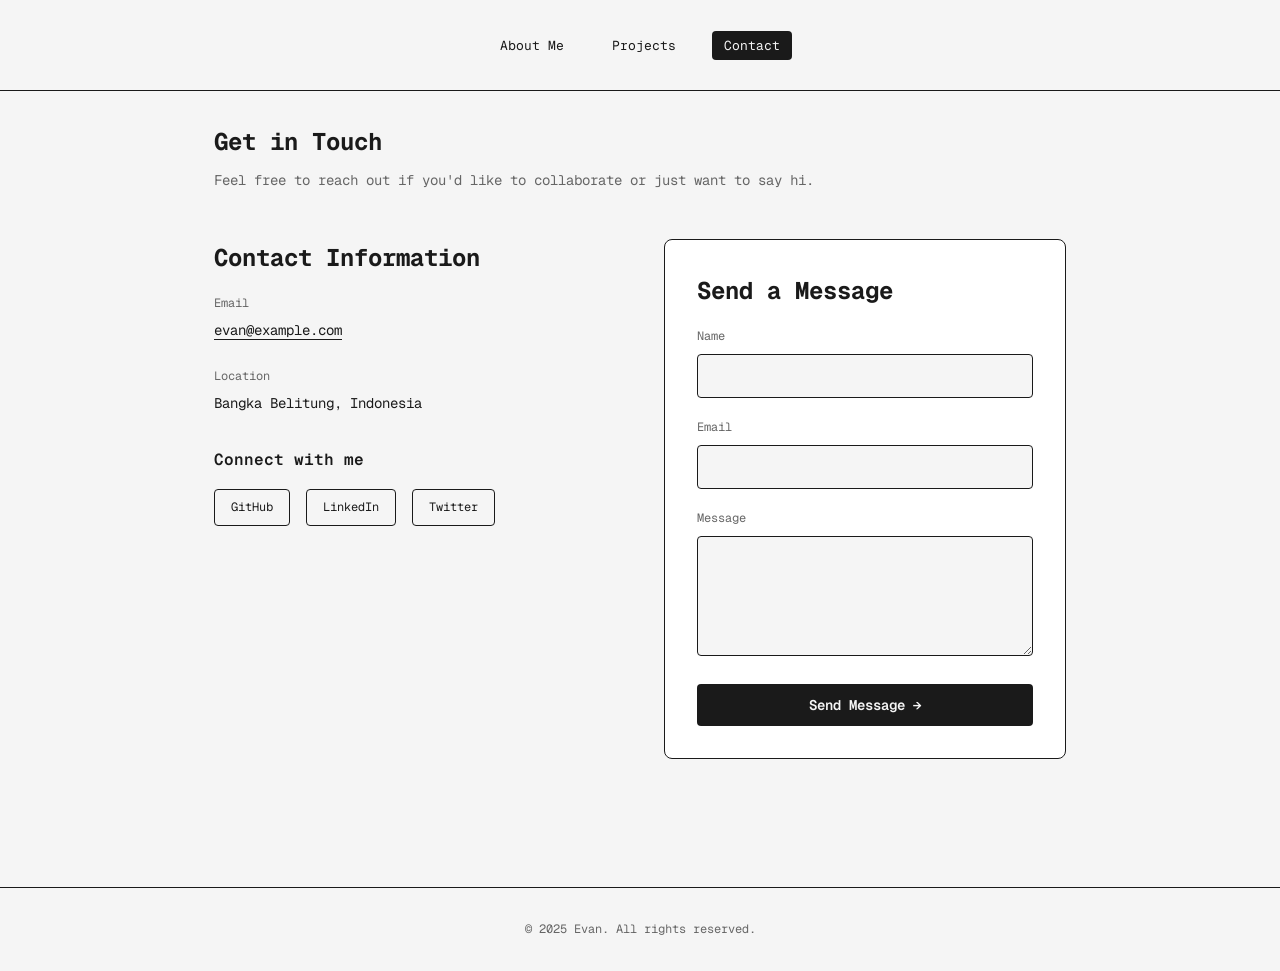
<file: porto-1/contact.html>
<!DOCTYPE html>
<html lang="en">
<head>
    <meta charset="UTF-8">
    <meta name="viewport" content="width=device-width, initial-scale=1.0">
    <title>Contact | Evan Stefanus</title>
    <link rel="stylesheet" href="styles.css">
    <link rel="preconnect" href="https://fonts.googleapis.com">
    <link rel="preconnect" href="https://fonts.gstatic.com" crossorigin>
    <link href="https://fonts.googleapis.com/css2?family=Geist+Mono:wght@400&display=swap" rel="stylesheet">
</head>
<body>
    <nav class="navbar">
        <div class="container">
            <button class="menu-toggle" aria-label="Toggle menu">
                <span></span>
                <span></span>
                <span></span>
            </button>
            <ul class="nav-menu">
                <li><a href="index.html" class="nav-link">About Me</a></li>
                <li><a href="projects.html" class="nav-link">Projects</a></li>
                <li><a href="contact.html" class="nav-link active">Contact</a></li>
            </ul>
        </div>
    </nav>

    <script>
        const menuToggle = document.querySelector('.menu-toggle');
        const navMenu = document.querySelector('.nav-menu');

        menuToggle.addEventListener('click', () => {
            menuToggle.classList.toggle('active');
            navMenu.classList.toggle('active');
        });

        // Close menu when clicking on a link
        document.querySelectorAll('.nav-link').forEach(link => {
            link.addEventListener('click', () => {
                menuToggle.classList.remove('active');
                navMenu.classList.remove('active');
            });
        });
    </script>

    <main class="container">
        <section class="contact-header">
            <h1 class="page-title">Get in Touch</h1>
            <p class="page-subtitle">
                Feel free to reach out if you'd like to collaborate or just want to say hi.
            </p>
        </section>

        <section class="contact-content">
            <div class="contact-info">
                <h2 class="section-title">Contact Information</h2>
                
                <div class="contact-item">
                    <span class="contact-label">Email</span>
                    <a href="mailto:evan@example.com" class="contact-value">evan@example.com</a>
                </div>

                <div class="contact-item">
                    <span class="contact-label">Location</span>
                    <span class="contact-value">Bangka Belitung, Indonesia</span>
                </div>

                <div class="social-links">
                    <h3 class="social-title">Connect with me</h3>
                    <div class="social-icons">
                        <a href="https://github.com/evanstef" class="social-link" target="_blank" rel="noopener">GitHub</a>
                        <a href="https://linkedin.com/in/evanstefanus" class="social-link" target="_blank" rel="noopener">LinkedIn</a>
                        <a href="https://twitter.com/evanstefanus" class="social-link" target="_blank" rel="noopener">Twitter</a>
                    </div>
                </div>
            </div>

            <form class="contact-form" action="#" method="POST">
                <h2 class="section-title">Send a Message</h2>
                
                <div class="form-group">
                    <label for="name" class="form-label">Name</label>
                    <input type="text" id="name" name="name" class="form-input" required>
                </div>

                <div class="form-group">
                    <label for="email" class="form-label">Email</label>
                    <input type="email" id="email" name="email" class="form-input" required>
                </div>

                <div class="form-group">
                    <label for="message" class="form-label">Message</label>
                    <textarea id="message" name="message" rows="5" class="form-textarea" required></textarea>
                </div>

                <button type="submit" class="submit-button">Send Message →</button>
            </form>
        </section>
    </main>

    <footer class="footer">
        <p>&copy; 2025 Evan. All rights reserved.</p>
    </footer>
</body>
</html>
</file>
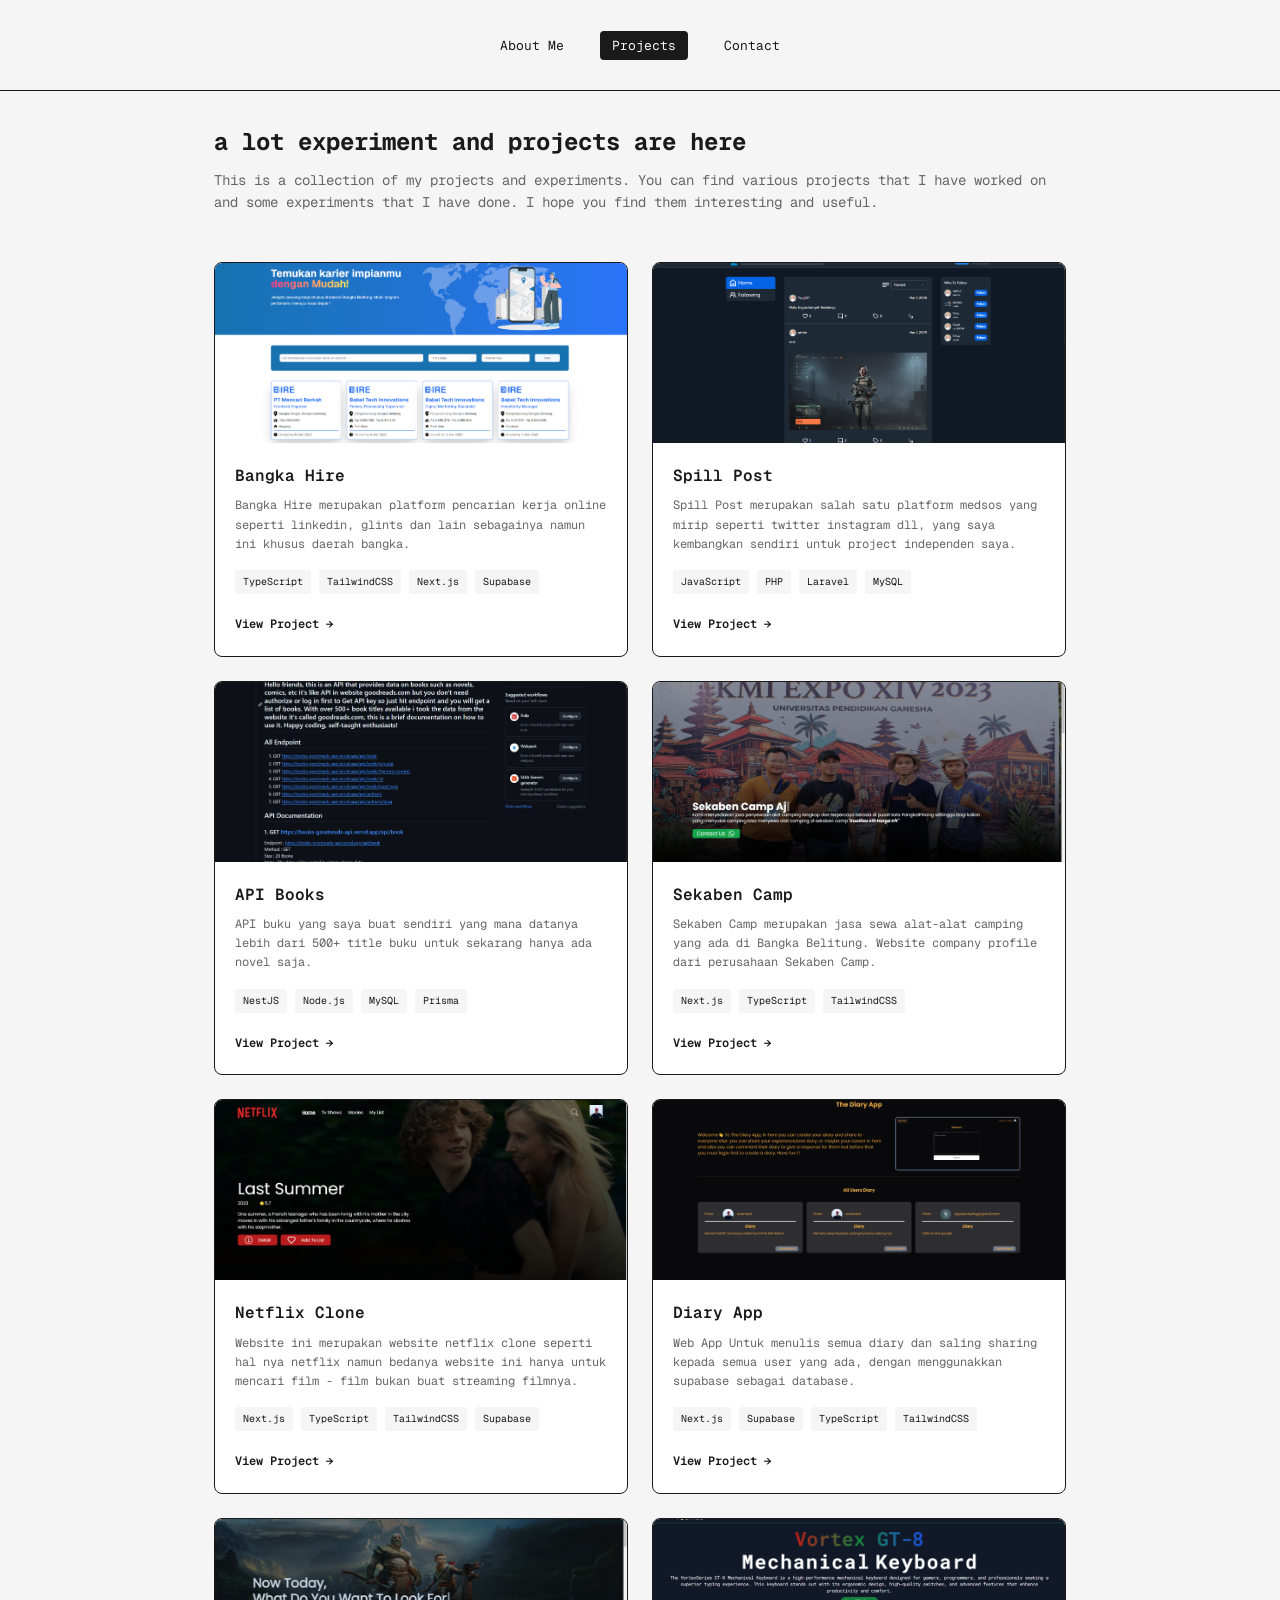
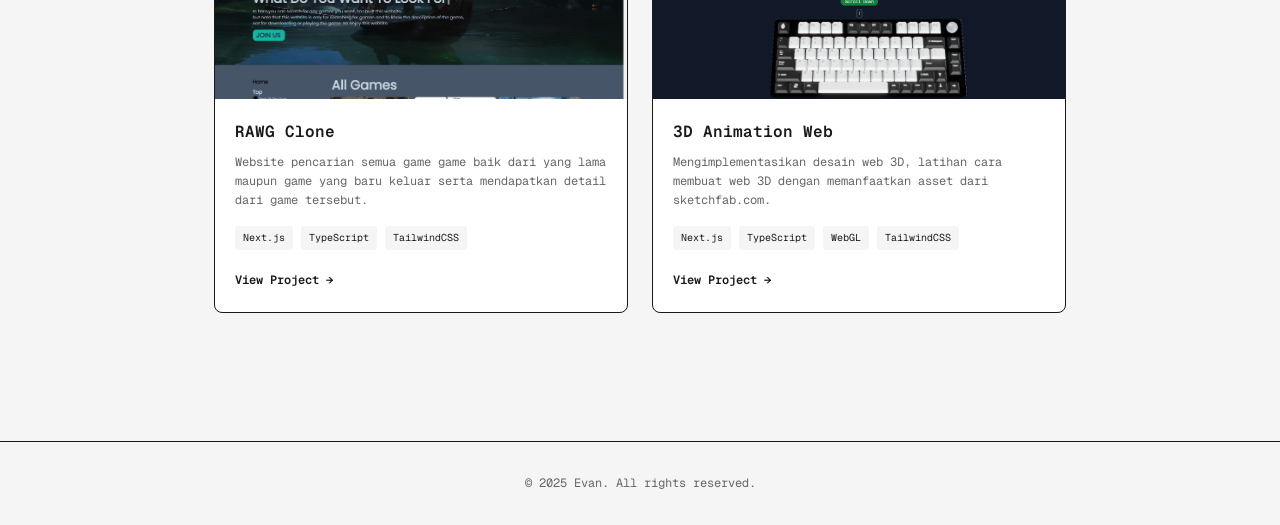
<file: porto-1/projects.html>
<!DOCTYPE html>
<html lang="en">
<head>
    <meta charset="UTF-8">
    <meta name="viewport" content="width=device-width, initial-scale=1.0">
    <title>Projects | Evan Stefanus</title>
    <link rel="stylesheet" href="styles.css">
    <link rel="preconnect" href="https://fonts.googleapis.com">
    <link rel="preconnect" href="https://fonts.gstatic.com" crossorigin>
    <link href="https://fonts.googleapis.com/css2?family=Geist+Mono:wght@400&display=swap" rel="stylesheet">
</head>
<body>
    <nav class="navbar">
        <div class="container">
            <button class="menu-toggle" aria-label="Toggle menu">
                <span></span>
                <span></span>
                <span></span>
            </button>
            <ul class="nav-menu">
                <li><a href="index.html" class="nav-link">About Me</a></li>
                <li><a href="projects.html" class="nav-link active">Projects</a></li>
                <li><a href="contact.html" class="nav-link">Contact</a></li>
            </ul>
        </div>
    </nav>

    <script>
        const menuToggle = document.querySelector('.menu-toggle');
        const navMenu = document.querySelector('.nav-menu');

        menuToggle.addEventListener('click', () => {
            menuToggle.classList.toggle('active');
            navMenu.classList.toggle('active');
        });

        // Close menu when clicking on a link
        document.querySelectorAll('.nav-link').forEach(link => {
            link.addEventListener('click', () => {
                menuToggle.classList.remove('active');
                navMenu.classList.remove('active');
            });
        });
    </script>

    <main class="container">
        <section class="projects-header">
            <h1 class="page-title">a lot experiment and projects are here</h1>
            <p class="page-subtitle">
                This is a collection of my projects and experiments. You can find various projects 
                that I have worked on and some experiments that I have done. I hope you find them 
                interesting and useful.
            </p>
        </section>

        <section class="projects-grid">
            <article class="project-card">
                <div class="project-image">
                    <img src="../porto-example/public/bangka-hire.png" alt="Bangka Hire">
                </div>
                <div class="project-content">
                    <h3 class="project-title">Bangka Hire</h3>
                    <p class="project-description">
                        Bangka Hire merupakan platform pencarian kerja online seperti linkedin, glints 
                        dan lain sebagainya namun ini khusus daerah bangka.
                    </p>
                    <div class="project-tech">
                        <span>TypeScript</span>
                        <span>TailwindCSS</span>
                        <span>Next.js</span>
                        <span>Supabase</span>
                    </div>
                    <a href="https://bangka-hire.ekel.dev/" class="project-link" target="_blank" rel="noopener">View Project →</a>
                </div>
            </article>

            <article class="project-card">
                <div class="project-image">
                    <img src="../porto-example/public/spill-post.png" alt="Spill Post">
                </div>
                <div class="project-content">
                    <h3 class="project-title">Spill Post</h3>
                    <p class="project-description">
                        Spill Post merupakan salah satu platform medsos yang mirip seperti twitter 
                        instagram dll, yang saya kembangkan sendiri untuk project independen saya.
                    </p>
                    <div class="project-tech">
                        <span>JavaScript</span>
                        <span>PHP</span>
                        <span>Laravel</span>
                        <span>MySQL</span>
                    </div>
                    <a href="https://spill-post.vercel.app/" class="project-link" target="_blank" rel="noopener">View Project →</a>
                </div>
            </article>

            <article class="project-card">
                <div class="project-image">
                    <img src="../porto-example/public/project-sepuluh.png" alt="API Books">
                </div>
                <div class="project-content">
                    <h3 class="project-title">API Books</h3>
                    <p class="project-description">
                        API buku yang saya buat sendiri yang mana datanya lebih dari 500+ title buku 
                        untuk sekarang hanya ada novel saja.
                    </p>
                    <div class="project-tech">
                        <span>NestJS</span>
                        <span>Node.js</span>
                        <span>MySQL</span>
                        <span>Prisma</span>
                    </div>
                    <a href="https://evan-movie-search.vercel.app/" class="project-link" target="_blank" rel="noopener">View Project →</a>
                </div>
            </article>

            <article class="project-card">
                <div class="project-image">
                    <img src="../porto-example/public/project-tujuh.png" alt="Sekaben Camp">
                </div>
                <div class="project-content">
                    <h3 class="project-title">Sekaben Camp</h3>
                    <p class="project-description">
                        Sekaben Camp merupakan jasa sewa alat-alat camping yang ada di Bangka Belitung. 
                        Website company profile dari perusahaan Sekaben Camp.
                    </p>
                    <div class="project-tech">
                        <span>Next.js</span>
                        <span>TypeScript</span>
                        <span>TailwindCSS</span>
                    </div>
                    <a href="https://sekabencampid.my.id/" class="project-link" target="_blank" rel="noopener">View Project →</a>
                </div>
            </article>

            <article class="project-card">
                <div class="project-image">
                    <img src="../porto-example/public/Screenshot 2024-06-12 085200.png" alt="Netflix Clone">
                </div>
                <div class="project-content">
                    <h3 class="project-title">Netflix Clone</h3>
                    <p class="project-description">
                        Website ini merupakan website netflix clone seperti hal nya netflix namun 
                        bedanya website ini hanya untuk mencari film - film bukan buat streaming filmnya.
                    </p>
                    <div class="project-tech">
                        <span>Next.js</span>
                        <span>TypeScript</span>
                        <span>TailwindCSS</span>
                        <span>Supabase</span>
                    </div>
                    <a href="https://netflix-clone-evan.vercel.app/" class="project-link" target="_blank" rel="noopener">View Project →</a>
                </div>
            </article>

            <article class="project-card">
                <div class="project-image">
                    <img src="../porto-example/public/project-enam.png" alt="Diary App">
                </div>
                <div class="project-content">
                    <h3 class="project-title">Diary App</h3>
                    <p class="project-description">
                        Web App Untuk menulis semua diary dan saling sharing kepada semua user yang ada, 
                        dengan menggunakkan supabase sebagai database.
                    </p>
                    <div class="project-tech">
                        <span>Next.js</span>
                        <span>Supabase</span>
                        <span>TypeScript</span>
                        <span>TailwindCSS</span>
                    </div>
                    <a href="https://diary-app-lec.vercel.app/" class="project-link" target="_blank" rel="noopener">View Project →</a>
                </div>
            </article>

            <article class="project-card">
                <div class="project-image">
                    <img src="../porto-example/public/project-empat.png" alt="RAWG Clone">
                </div>
                <div class="project-content">
                    <h3 class="project-title">RAWG Clone</h3>
                    <p class="project-description">
                        Website pencarian semua game game baik dari yang lama maupun game yang baru 
                        keluar serta mendapatkan detail dari game tersebut.
                    </p>
                    <div class="project-tech">
                        <span>Next.js</span>
                        <span>TypeScript</span>
                        <span>TailwindCSS</span>
                    </div>
                    <a href="https://rawg-io-clone-peach.vercel.app/" class="project-link" target="_blank" rel="noopener">View Project →</a>
                </div>
            </article>

            <article class="project-card">
                <div class="project-image">
                    <img src="../porto-example/public/project-sembilan.png" alt="3D Animation Web">
                </div>
                <div class="project-content">
                    <h3 class="project-title">3D Animation Web</h3>
                    <p class="project-description">
                        Mengimplementasikan desain web 3D, latihan cara membuat web 3D dengan 
                        memanfaatkan asset dari sketchfab.com.
                    </p>
                    <div class="project-tech">
                        <span>Next.js</span>
                        <span>TypeScript</span>
                        <span>WebGL</span>
                        <span>TailwindCSS</span>
                    </div>
                    <a href="https://vortex-gt-8.vercel.app/" class="project-link" target="_blank" rel="noopener">View Project →</a>
                </div>
            </article>
        </section>
    </main>

    <footer class="footer">
        <p>&copy; 2025 Evan. All rights reserved.</p>
    </footer>
</body>
</html>
</file>
<file: porto-1/styles.css>
/* Reset and Base Styles */
* {
    margin: 0;
    padding: 0;
    box-sizing: border-box;
}

:root {
    --bg-color: #f5f5f5;
    --text-color: #1a1a1a;
    --border-color: #1a1a1a;
    --card-bg: #ffffff;
    --accent-color: #1a1a1a;
    --muted-color: #666666;
}

body {
    font-family: 'Geist Mono', monospace;
    background-color: var(--bg-color);
    color: var(--text-color);
    line-height: 1.6;
    min-height: 100vh;
}

/* Navigation */
.navbar {
    position: sticky;
    top: 0;
    background-color: var(--bg-color);
    border-bottom: 1px solid var(--border-color);
    padding: 0.5rem 0;
    z-index: 100;
}

.navbar .container {
    display: flex;
    justify-content: center;
    align-items: center;
    gap: 2rem;
    position: relative;
	padding: 1.5rem;
}

@media (max-width: 768px) {
    .navbar .container {
        position: static;
    }
}

.nav-menu {
    display: flex;
    gap: 1.5rem;
    list-style: none;
}

.nav-link {
    text-decoration: none;
    color: var(--text-color);
    font-size: 0.813rem;
    padding: 0.375rem 0.75rem;
    border-radius: 4px;
    transition: background-color 0.2s ease;
    white-space: nowrap;
}

.nav-link:hover {
    background-color: var(--border-color);
    color: var(--bg-color);
}

.nav-link.active {
    background-color: var(--border-color);
    color: var(--bg-color);
}

/* Mobile Menu Toggle */
.menu-toggle {
    display: none;
    position: absolute;
    left: 1.5rem;
    flex-direction: column;
    justify-content: center;
    align-items: center;
    width: 20px;
    height: 20px;
    background: transparent;
    border: none;
    cursor: pointer;
    padding: 0;
}

.menu-toggle span {
    position: absolute;
    display: block;
    width: 16px;
    height: 1.5px;
    background-color: var(--text-color);
    border-radius: 2px;
    transition: all 0.3s ease;
}

.menu-toggle span:nth-child(1) {
    top: 6px;
}

.menu-toggle span:nth-child(2) {
    top: 10px;
}

.menu-toggle span:nth-child(3) {
    top: 14px;
}

.menu-toggle.active span:nth-child(1) {
    transform: translateY(4px) rotate(45deg);
}

.menu-toggle.active span:nth-child(2) {
    opacity: 0;
}

.menu-toggle.active span:nth-child(3) {
    transform: translateY(-4px) rotate(-45deg);
}

/* Container */
.container {
    max-width: 900px;
    margin: 0 auto;
    padding: 2rem 1.5rem;
}

/* Hero Section */
.hero {
    display: flex;
    justify-content: space-between;
    align-items: center;
    border-bottom: 1px solid var(--border-color);
    padding-bottom: 2rem;
    margin-bottom: 2rem;
    gap: 2rem;
}

.hero-content {
    flex: 1;
}

.hero-title {
    font-size: 2rem;
    font-weight: 700;
    margin-bottom: 0.5rem;
}

.hero-subtitle {
    font-size: 0.875rem;
    color: var(--muted-color);
}

.hero-image {
    flex-shrink: 0;
}

.profile-img {
    width: 140px;
    height: 140px;
    object-fit: cover;
    border-radius: 8px;
    transform: rotate(-6deg);
    transition: transform 0.3s ease;
}

.profile-img:hover {
    transform: rotate(0deg) scale(1.05);
}

/* Sections */
section {
    margin-bottom: 3rem;
}

.section-title {
    font-size: 1.5rem;
    font-weight: 700;
    margin-bottom: 1rem;
}

.section-text {
    font-size: 0.875rem;
    color: var(--muted-color);
    line-height: 1.8;
}

/* Skills */
.skills-grid {
    display: flex;
    flex-wrap: wrap;
    gap: 0.75rem;
}

.skill-tag {
    font-size: 0.75rem;
    padding: 0.5rem 1rem;
    border: 1px solid var(--border-color);
    border-radius: 4px;
    transition: all 0.2s ease;
}

.skill-tag:hover {
    background-color: var(--border-color);
    color: var(--bg-color);
    transform: scale(1.05);
}

/* Experience */
.experience-list {
    display: flex;
    flex-direction: column;
    gap: 1.5rem;
}

.experience-item {
    padding-bottom: 1.5rem;
    border-bottom: 1px solid var(--border-color);
}

.experience-item:last-child {
    border-bottom: none;
}

.experience-header {
    display: flex;
    justify-content: space-between;
    align-items: center;
    margin-bottom: 0.25rem;
}

.experience-company {
    font-size: 1rem;
    font-weight: 600;
}

.experience-date {
    font-size: 0.75rem;
    color: var(--muted-color);
}

.experience-role {
    font-size: 0.875rem;
    color: var(--muted-color);
}

/* Page Header */
.page-title {
    font-size: 1.5rem;
    font-weight: 700;
    margin-bottom: 0.5rem;
}

.page-subtitle {
    font-size: 0.875rem;
    color: var(--muted-color);
    margin-bottom: 2rem;
}

/* Projects Grid */
.projects-grid {
    display: grid;
    grid-template-columns: repeat(auto-fill, minmax(280px, 1fr));
    gap: 1.5rem;
}

.project-card {
    background-color: var(--card-bg);
    border: 1px solid var(--border-color);
    border-radius: 8px;
    overflow: hidden;
    transition: transform 0.2s ease, box-shadow 0.2s ease;
}

.project-card:hover {
    transform: translateY(-4px);
    box-shadow: 0 8px 16px rgba(0, 0, 0, 0.1);
}

.project-image {
    width: 100%;
    height: 180px;
    overflow: hidden;
    background-color: #e0e0e0;
}

.project-image img {
    width: 100%;
    height: 100%;
    object-fit: cover;
    transition: transform 0.3s ease;
}

.project-card:hover .project-image img {
    transform: scale(1.05);
}

.project-content {
    padding: 1.25rem;
}

.project-title {
    font-size: 1rem;
    font-weight: 600;
    margin-bottom: 0.5rem;
}

.project-description {
    font-size: 0.75rem;
    color: var(--muted-color);
    margin-bottom: 1rem;
    line-height: 1.6;
}

.project-tech {
    display: flex;
    flex-wrap: wrap;
    gap: 0.5rem;
    margin-bottom: 1rem;
}

.project-tech span {
    font-size: 0.625rem;
    padding: 0.25rem 0.5rem;
    background-color: var(--bg-color);
    border-radius: 3px;
}

.project-link {
    font-size: 0.75rem;
    color: var(--text-color);
    text-decoration: none;
    font-weight: 600;
    transition: opacity 0.2s ease;
}

.project-link:hover {
    opacity: 0.7;
}

/* Contact */
.contact-content {
    display: grid;
    grid-template-columns: 1fr 1fr;
    gap: 3rem;
}

.contact-info {
    padding-right: 1rem;
}

.contact-item {
    margin-bottom: 1.5rem;
}

.contact-label {
    display: block;
    font-size: 0.75rem;
    color: var(--muted-color);
    margin-bottom: 0.25rem;
}

.contact-value {
    font-size: 0.875rem;
    color: var(--text-color);
}

.contact-value[href] {
    color: var(--text-color);
    text-decoration: none;
    border-bottom: 1px solid var(--border-color);
}

.contact-value[href]:hover {
    opacity: 0.7;
}

.social-links {
    margin-top: 2rem;
}

.social-title {
    font-size: 1rem;
    font-weight: 600;
    margin-bottom: 1rem;
}

.social-icons {
    display: flex;
    gap: 1rem;
}

.social-link {
    font-size: 0.75rem;
    color: var(--text-color);
    text-decoration: none;
    padding: 0.5rem 1rem;
    border: 1px solid var(--border-color);
    border-radius: 4px;
    transition: all 0.2s ease;
}

.social-link:hover {
    background-color: var(--border-color);
    color: var(--bg-color);
}

/* Contact Form */
.contact-form {
    background-color: var(--card-bg);
    padding: 2rem;
    border: 1px solid var(--border-color);
    border-radius: 8px;
}

.form-group {
    margin-bottom: 1.25rem;
}

.form-label {
    display: block;
    font-size: 0.75rem;
    color: var(--muted-color);
    margin-bottom: 0.5rem;
}

.form-input,
.form-textarea {
    width: 100%;
    padding: 0.75rem;
    font-family: inherit;
    font-size: 0.875rem;
    border: 1px solid var(--border-color);
    border-radius: 4px;
    background-color: var(--bg-color);
    color: var(--text-color);
}

.form-input:focus,
.form-textarea:focus {
    outline: none;
    border-color: var(--text-color);
}

.form-textarea {
    resize: vertical;
    min-height: 120px;
}

.submit-button {
    width: 100%;
    padding: 0.75rem 1.5rem;
    font-family: inherit;
    font-size: 0.875rem;
    font-weight: 600;
    background-color: var(--border-color);
    color: var(--bg-color);
    border: none;
    border-radius: 4px;
    cursor: pointer;
    transition: opacity 0.2s ease;
}

.submit-button:hover {
    opacity: 0.8;
}

/* Footer */
.footer {
    border-top: 1px solid var(--border-color);
    padding: 2rem 0;
    margin-top: 3rem;
    text-align: center;
}

.footer p {
    font-size: 0.75rem;
    color: var(--muted-color);
}

/* Responsive */
@media (max-width: 768px) {
    .hero {
        flex-direction: column-reverse;
        text-align: center;
    }

    .profile-img {
        width: 120px;
        height: 120px;
    }

    .contact-content {
        grid-template-columns: 1fr;
        gap: 2rem;
    }

    .projects-grid {
        grid-template-columns: 1fr;
    }

    /* Mobile Navigation */
    .menu-toggle {
        display: flex;
    }

    .nav-menu {
        position: absolute;
        top: 100%;
        left: 0;
        right: 0;
        flex-direction: column;
        gap: 0;
        background-color: var(--bg-color);
        border-bottom: 1px solid var(--border-color);
        max-height: 0;
        overflow: hidden;
        transition: max-height 0.3s ease;
        z-index: 99;
    }

    .nav-menu.active {
        max-height: 250px;
    }

    .nav-link {
		display: block;
        padding: 0.75rem 1rem;
        font-size: 0.813rem;
        border-top: 1px solid var(--border-color);
		width: 100%;
		margin-bottom: 5px;
    }
}
</file>
